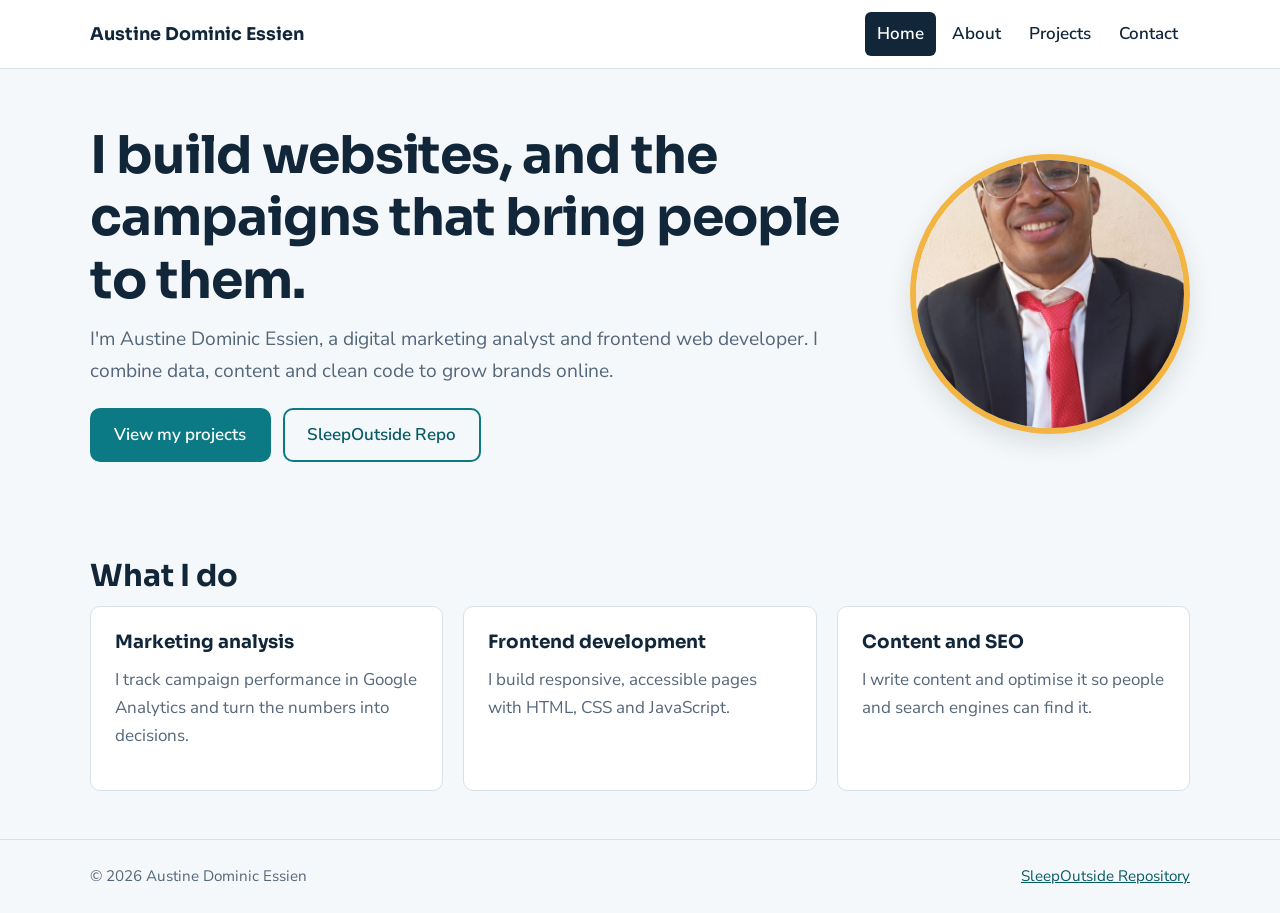
<file: index.html>
<!DOCTYPE html>
<html lang="en">

<head>
    <meta charset="UTF-8">
    <meta name="viewport" content="width=device-width, initial-scale=1.0">
    <title>Austine Dominic Essien | Digital Marketer &amp; Frontend Developer</title>
    <meta name="description"
        content="Portfolio of Austine Dominic Essien, a digital marketing analyst and frontend web developer.">
    <link rel="preconnect" href="https://fonts.googleapis.com">
    <link rel="preconnect" href="https://fonts.gstatic.com" crossorigin>
    <link href="https://fonts.googleapis.com/css2?family=Nunito+Sans:wght@400;600&family=Sora:wght@600;700&display=swap"
        rel="stylesheet">
    <link rel="stylesheet" href="portfolio.css">
    <script src="portfolio.js" defer></script>
</head>

<body>
    <a class="skip-link" href="#main">Skip to content</a>
    <header class="site-header">
        <div class="container bar">
            <a class="brand" href="index.html">Austine Dominic Essien</a>
            <button class="nav-toggle" type="button" aria-expanded="false" aria-controls="site-nav">Menu</button>
            <nav id="site-nav" aria-label="Main">
                <a href="index.html">Home</a>
                <a href="about.html">About</a>
                <a href="projects.html">Projects</a>
                <a href="contact.html">Contact</a>
            </nav>
        </div>
    </header>

    <main id="main">
        <section class="hero">
            <div class="container hero-grid">
                <div>
                    <h1>I build websites, and the campaigns that bring people to them.</h1>
                    <p class="lead">I'm Austine Dominic Essien, a digital marketing analyst and frontend web developer.
                        I combine data, content and clean code to grow brands online.</p>
                    <div class="actions">
                        <a class="btn" href="projects.html">View my projects</a>
                        <a class="btn btn-outline" href="https://github.com/kokess/wdd330-sleepoutside" target="_blank"
                            rel="noopener">SleepOutside Repo</a>
                    </div>
                </div>
                <img src="images/myphoto.jpeg" alt="Austine Dominic Essien" class="avatar">
            </div>
        </section>

        <section class="section">
            <div class="container">
                <h2>What I do</h2>
                <div class="grid grid-3">
                    <article class="card">
                        <h3>Marketing analysis</h3>
                        <p>I track campaign performance in Google Analytics and turn the numbers into decisions.</p>
                    </article>
                    <article class="card">
                        <h3>Frontend development</h3>
                        <p>I build responsive, accessible pages with HTML, CSS and JavaScript.</p>
                    </article>
                    <article class="card">
                        <h3>Content and SEO</h3>
                        <p>I write content and optimise it so people and search engines can find it.</p>
                    </article>
                </div>
            </div>
        </section>
    </main>

    <footer class="site-footer">
        <div class="container">
            <p>&copy; <span id="year">2026</span> Austine Dominic Essien</p>
            <p><a href="https://github.com/kokess/wdd330-sleepoutside" target="_blank" rel="noopener">SleepOutside
                    Repository</a></p>
        </div>
    </footer>
</body>

</html>
</file>
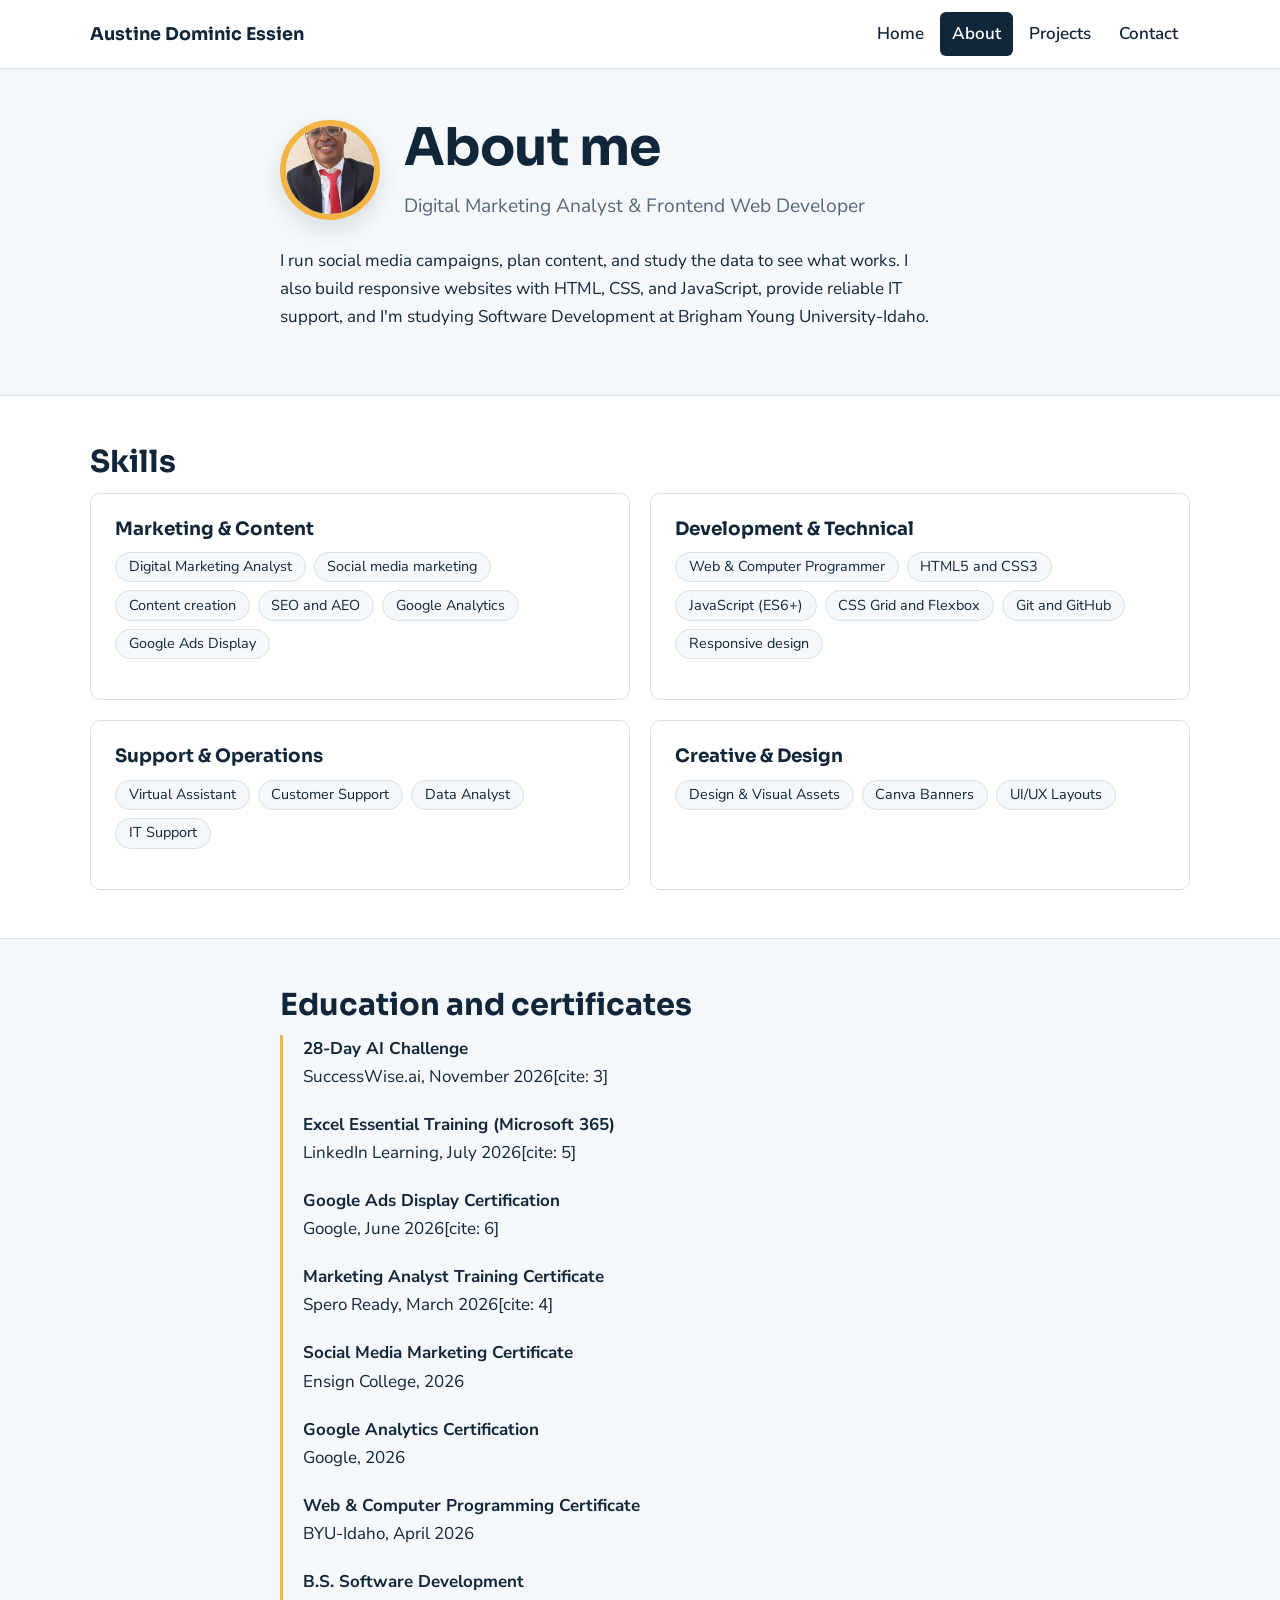
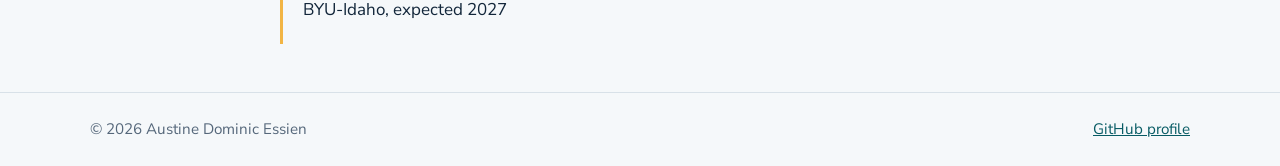
<file: about.html>
<!DOCTYPE html>
<html lang="en">

<head>
    <meta charset="UTF-8">
    <meta name="viewport" content="width=device-width, initial-scale=1.0">
    <title>About | Austine Dominic Essien</title>
    <meta name="description" content="About Austine Dominic Essien: skills, education and certifications.">
    <link rel="preconnect" href="https://fonts.googleapis.com">
    <link rel="preconnect" href="https://fonts.gstatic.com" crossorigin>
    <link href="https://fonts.googleapis.com/css2?family=Nunito+Sans:wght@400;600&family=Sora:wght@600;700&display=swap"
        rel="stylesheet">
    <link rel="stylesheet" href="portfolio.css">
    <script src="portfolio.js" defer></script>
</head>

<body>
    <a class="skip-link" href="#main">Skip to content</a>
    <header class="site-header">
        <div class="container bar">
            <a class="brand" href="index.html">Austine Dominic Essien</a>
            <button class="nav-toggle" type="button" aria-expanded="false" aria-controls="site-nav">Menu</button>
            <nav id="site-nav" aria-label="Main">
                <a href="index.html">Home</a>
                <a href="about.html">About</a>
                <a href="projects.html">Projects</a>
                <a href="contact.html">Contact</a>
            </nav>
        </div>
    </header>

    <main id="main">
        <section class="section">
            <div class="container narrow">
                <div style="display: flex; align-items: center; gap: 1.5rem; margin-bottom: 1.5rem;">
                    <img src="images/myphoto.jpeg" alt="Austine Dominic Essien" class="avatar"
                        style="width: 100px; height: 100px; object-fit: cover; border-radius: 50%;">
                    <div>
                        <h1>About me</h1>
                        <p class="lead" style="margin: 0;">Digital Marketing Analyst & Frontend Web Developer</p>
                    </div>
                </div>
                <p>I run social media campaigns, plan content, and study the data to see what works. I also build
                    responsive websites with HTML, CSS, and JavaScript, provide reliable IT support, and I'm studying
                    Software Development at Brigham Young University-Idaho.</p>
            </div>
        </section>

        <section class="section alt">
            <div class="container">
                <h2>Skills</h2>
                <div class="grid grid-2">
                    <div class="card">
                        <h3>Marketing & Content</h3>
                        <ul class="tags">
                            <li>Digital Marketing Analyst</li>
                            <li>Social media marketing</li>
                            <li>Content creation</li>
                            <li>SEO and AEO</li>
                            <li>Google Analytics</li>
                            <li>Google Ads Display</li>
                        </ul>
                    </div>
                    <div class="card">
                        <h3>Development & Technical</h3>
                        <ul class="tags">
                            <li>Web & Computer Programmer</li>
                            <li>HTML5 and CSS3</li>
                            <li>JavaScript (ES6+)</li>
                            <li>CSS Grid and Flexbox</li>
                            <li>Git and GitHub</li>
                            <li>Responsive design</li>
                        </ul>
                    </div>
                    <div class="card">
                        <h3>Support & Operations</h3>
                        <ul class="tags">
                            <li>Virtual Assistant</li>
                            <li>Customer Support</li>
                            <li>Data Analyst</li>
                            <li>IT Support</li>
                        </ul>
                    </div>
                    <div class="card">
                        <h3>Creative & Design</h3>
                        <ul class="tags">
                            <li>Design & Visual Assets</li>
                            <li>Canva Banners</li>
                            <li>UI/UX Layouts</li>
                        </ul>
                    </div>
                </div>
            </div>
        </section>

        <section class="section">
            <div class="container narrow">
                <h2>Education and certificates</h2>
                <ul class="timeline">
                    <li><strong>28-Day AI Challenge</strong> SuccessWise.ai, November 2026[cite: 3]</li>
                    <li><strong>Excel Essential Training (Microsoft 365)</strong> LinkedIn Learning, July 2026[cite: 5]
                    </li>
                    <li><strong>Google Ads Display Certification</strong> Google, June 2026[cite: 6]</li>
                    <li><strong>Marketing Analyst Training Certificate</strong> Spero Ready, March 2026[cite: 4]</li>
                    <li><strong>Social Media Marketing Certificate</strong> Ensign College, 2026</li>
                    <li><strong>Google Analytics Certification</strong> Google, 2026</li>
                    <li><strong>Web &amp; Computer Programming Certificate</strong> BYU-Idaho, April 2026</li>
                    <li><strong>B.S. Software Development</strong> BYU-Idaho, expected 2027</li>
                </ul>
            </div>
        </section>
    </main>

    <footer class="site-footer">
        <div class="container">
            <p>&copy; <span id="year">2026</span> Austine Dominic Essien</p>
            <p><a href="https://github.com/kokess" target="_blank" rel="noopener">GitHub profile</a></p>
        </div>
    </footer>
</body>

</html>
</file>
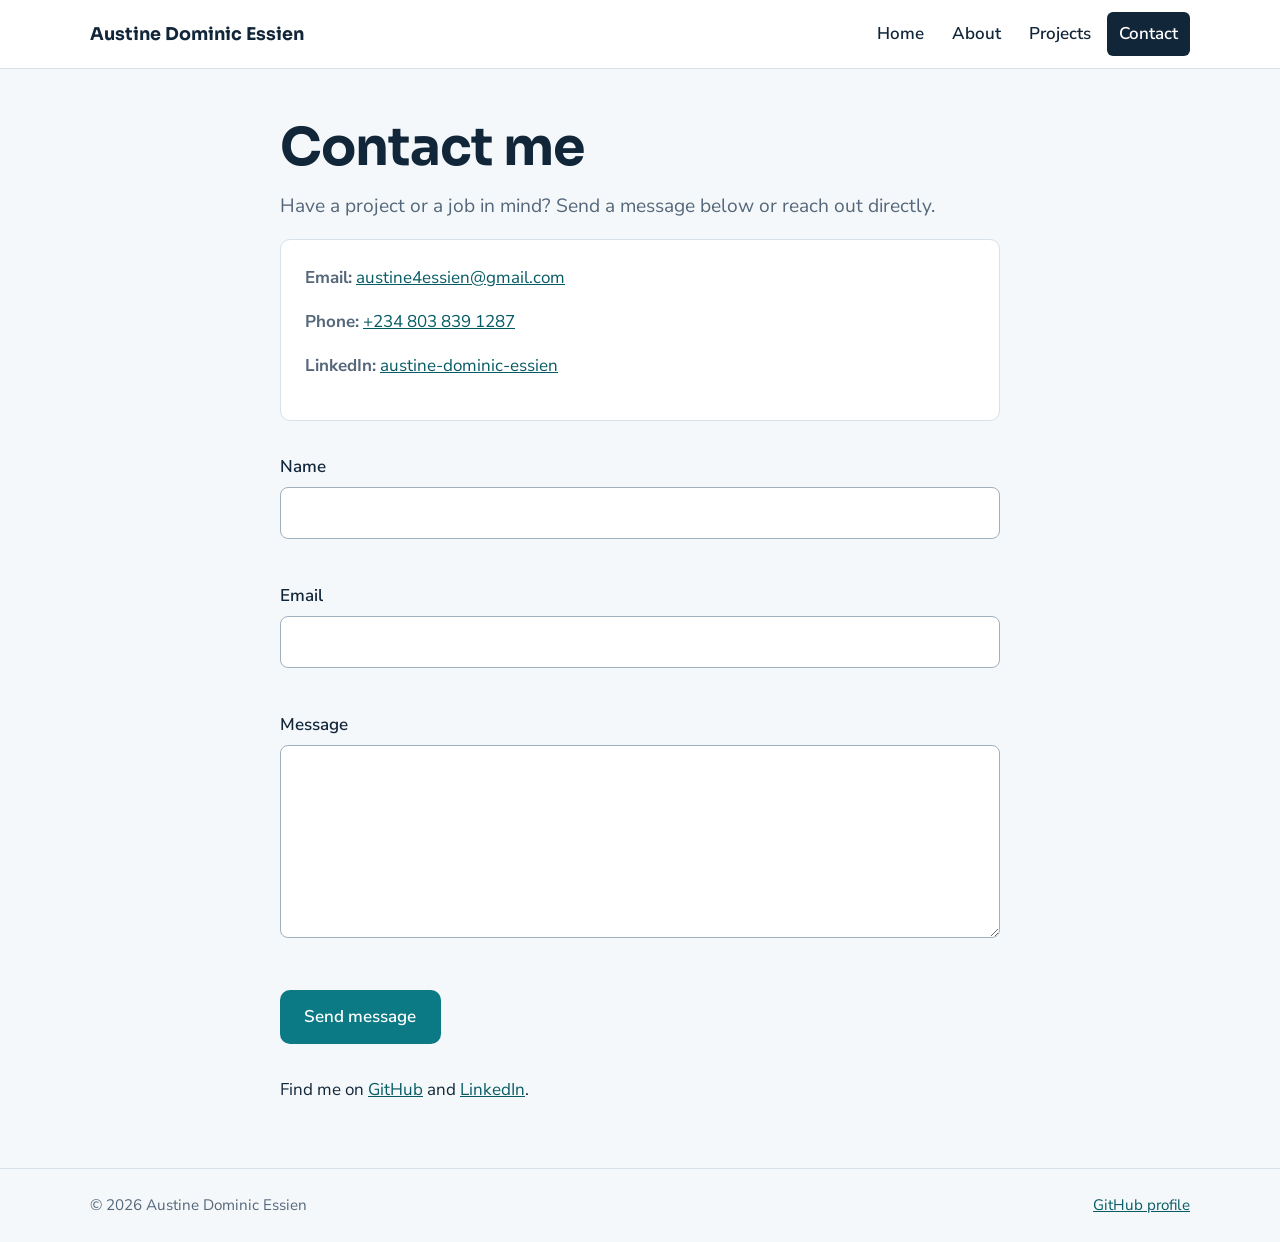
<file: contact.html>
<!DOCTYPE html>
<html lang="en">

<head>
    <meta charset="UTF-8">
    <meta name="viewport" content="width=device-width, initial-scale=1.0">
    <title>Contact | Austine Dominic Essien</title>
    <meta name="description" content="Contact Austine Dominic Essien.">
    <link rel="preconnect" href="https://fonts.googleapis.com">
    <link rel="preconnect" href="https://fonts.gstatic.com" crossorigin>
    <link href="https://fonts.googleapis.com/css2?family=Nunito+Sans:wght@400;600&family=Sora:wght@600;700&display=swap"
        rel="stylesheet">
    <link rel="stylesheet" href="portfolio.css">
    <script src="portfolio.js" defer></script>
</head>

<body>
    <a class="skip-link" href="#main">Skip to content</a>
    <header class="site-header">
        <div class="container bar">
            <a class="brand" href="index.html">Austine Dominic Essien</a>
            <button class="nav-toggle" type="button" aria-expanded="false" aria-controls="site-nav">Menu</button>
            <nav id="site-nav" aria-label="Main">
                <a href="index.html">Home</a>
                <a href="about.html">About</a>
                <a href="projects.html">Projects</a>
                <a href="contact.html">Contact</a>
            </nav>
        </div>
    </header>

    <main id="main">
        <section class="section">
            <div class="container narrow">
                <h1>Contact me</h1>
                <p class="lead">Have a project or a job in mind? Send a message below or reach out directly.</p>

                <!-- Direct Contact Details -->
                <div class="contact-details card" style="margin-bottom: 2rem;">
                    <p><strong>Email:</strong> <a href="mailto:austine4essien@gmail.com">austine4essien@gmail.com</a>
                    </p>
                    <p><strong>Phone:</strong> <a href="tel:+2348038391287">+234 803 839 1287</a></p>
                    <p><strong>LinkedIn:</strong> <a href="https://www.linkedin.com/in/austine-dominic-essien-2846bb404"
                            target="_blank" rel="noopener">austine-dominic-essien</a></p>
                </div>

                <form id="contact-form" novalidate>
                    <div class="field">
                        <label for="name">Name</label>
                        <input type="text" id="name" name="name" autocomplete="name" required
                            aria-describedby="name-error">
                        <p class="error" id="name-error" role="alert"></p>
                    </div>
                    <div class="field">
                        <label for="email">Email</label>
                        <input type="email" id="email" name="email" autocomplete="email" required
                            aria-describedby="email-error">
                        <p class="error" id="email-error" role="alert"></p>
                    </div>
                    <div class="field">
                        <label for="message">Message</label>
                        <textarea id="message" name="message" rows="6" required
                            aria-describedby="message-error"></textarea>
                        <p class="error" id="message-error" role="alert"></p>
                    </div>
                    <button class="btn" type="submit">Send message</button>
                    <p id="form-status" role="status"></p>
                </form>

                <p class="find-me" style="margin-top: 2rem;">
                    Find me on <a href="https://github.com/kokess" target="_blank" rel="noopener">GitHub</a> and
                    <a href="https://www.linkedin.com/in/austine-dominic-essien-2846bb404" target="_blank"
                        rel="noopener">LinkedIn</a>.
                </p>
            </div>
        </section>
    </main>

    <footer class="site-footer">
        <div class="container">
            <p>&copy; <span id="year">2026</span> Austine Dominic Essien</p>
            <p><a href="https://github.com/kokess" target="_blank" rel="noopener">GitHub profile</a></p>
        </div>
    </footer>
</body>

</html>
</file>
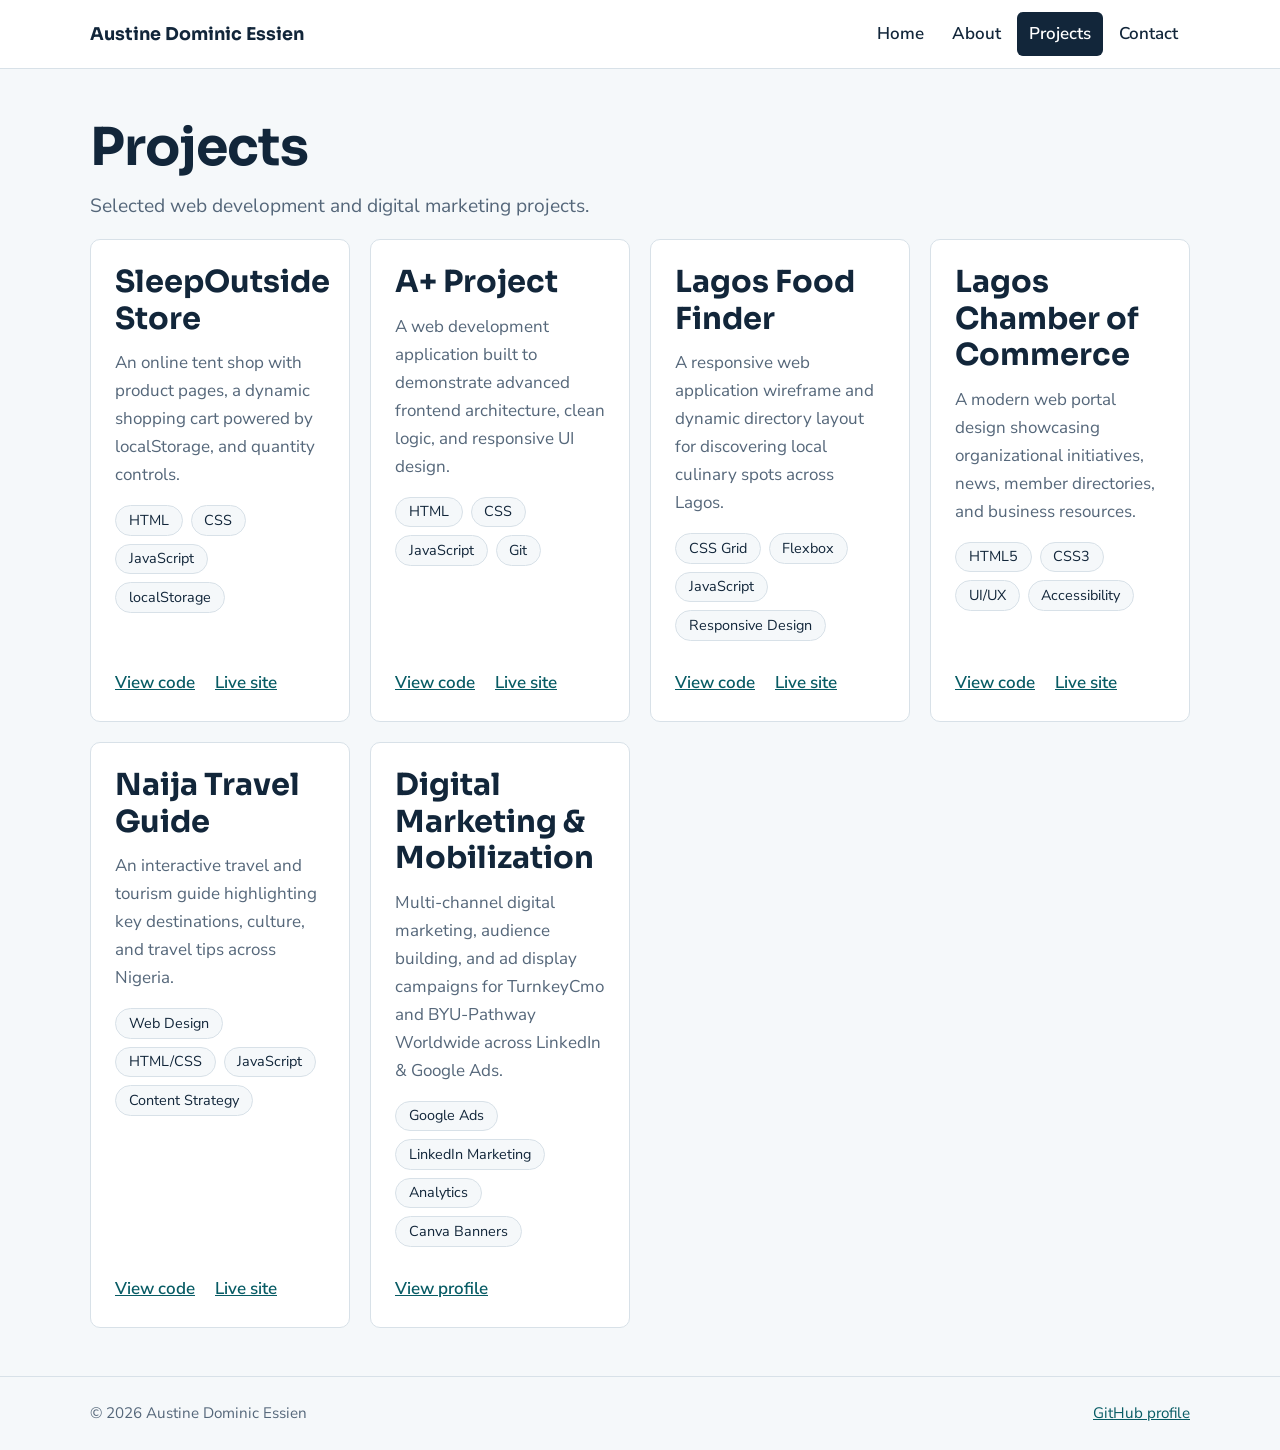
<file: projects.html>
<!DOCTYPE html>
<html lang="en">

<head>
    <meta charset="UTF-8">
    <meta name="viewport" content="width=device-width, initial-scale=1.0">
    <title>Projects | Austine Dominic Essien</title>
    <meta name="description" content="Selected web development and marketing projects by Austine Dominic Essien.">
    <link rel="preconnect" href="https://fonts.googleapis.com">
    <link rel="preconnect" href="https://fonts.gstatic.com" crossorigin>
    <link href="https://fonts.googleapis.com/css2?family=Nunito+Sans:wght@400;600&family=Sora:wght@600;700&display=swap"
        rel="stylesheet">
    <link rel="stylesheet" href="portfolio.css">
    <script src="portfolio.js" defer></script>
</head>

<body>
    <a class="skip-link" href="#main">Skip to content</a>
    <header class="site-header">
        <div class="container bar">
            <a class="brand" href="index.html">Austine Dominic Essien</a>
            <button class="nav-toggle" type="button" aria-expanded="false" aria-controls="site-nav">Menu</button>
            <nav id="site-nav" aria-label="Main">
                <a href="index.html">Home</a>
                <a href="about.html">About</a>
                <a href="projects.html">Projects</a>
                <a href="contact.html">Contact</a>
            </nav>
        </div>
    </header>

    <main id="main">
        <section class="section">
            <div class="container">
                <h1>Projects</h1>
                <p class="lead">Selected web development and digital marketing projects.</p>
                <div class="grid grid-3">

                    <!-- Project 1: SleepOutside -->
                    <article class="card project">
                        <h2>SleepOutside Store</h2>
                        <p>An online tent shop with product pages, a dynamic shopping cart powered by localStorage, and
                            quantity controls.</p>
                        <ul class="tags">
                            <li>HTML</li>
                            <li>CSS</li>
                            <li>JavaScript</li>
                            <li>localStorage</li>
                        </ul>
                        <div class="actions">
                            <a href="https://github.com/kokess/wdd330-sleepoutside.git" target="_blank"
                                rel="noopener">View code</a>
                            <a href="https://shimmering-moxie-352266.netlify.app" target="_blank" rel="noopener">Live
                                site</a>
                        </div>
                    </article>

                    <!-- Project 2: A+ Project -->
                    <article class="card project">
                        <h2>A+ Project</h2>
                        <p>A web development application built to demonstrate advanced frontend architecture, clean
                            logic, and responsive UI design.</p>
                        <ul class="tags">
                            <li>HTML</li>
                            <li>CSS</li>
                            <li>JavaScript</li>
                            <li>Git</li>
                        </ul>
                        <div class="actions">
                            <a href="https://github.com/kokess/a-plus" target="_blank" rel="noopener">View code</a>
                            <a href="https://kokess.github.io/a-plus/" target="_blank" rel="noopener">Live site</a>
                        </div>
                    </article>

                    <!-- Project 3: Lagos Food Finder -->
                    <article class="card project">
                        <h2>Lagos Food Finder</h2>
                        <p>A responsive web application wireframe and dynamic directory layout for discovering local
                            culinary spots across Lagos.</p>
                        <ul class="tags">
                            <li>CSS Grid</li>
                            <li>Flexbox</li>
                            <li>JavaScript</li>
                            <li>Responsive Design</li>
                        </ul>
                        <div class="actions">
                            <a href="https://github.com/kokess/wdd231/tree/main/lagosfoods" target="_blank"
                                rel="noopener">View code</a>
                            <a href="https://kokess.github.io/wdd231/lagosfoods/" target="_blank" rel="noopener">Live
                                site</a>
                        </div>
                    </article>

                    <!-- Project 4: Lagos Chamber of Commerce -->
                    <article class="card project">
                        <h2>Lagos Chamber of Commerce</h2>
                        <p>A modern web portal design showcasing organizational initiatives, news, member directories,
                            and business resources.</p>
                        <ul class="tags">
                            <li>HTML5</li>
                            <li>CSS3</li>
                            <li>UI/UX</li>
                            <li>Accessibility</li>
                        </ul>
                        <div class="actions">
                            <a href="https://github.com/kokess/wdd231/tree/main/chamber" target="_blank"
                                rel="noopener">View code</a>
                            <a href="https://kokess.github.io/wdd231/chamber/" target="_blank" rel="noopener">Live
                                site</a>
                        </div>
                    </article>

                    <!-- Project 5: Naija Travel Guide -->
                    <article class="card project">
                        <h2>Naija Travel Guide</h2>
                        <p>An interactive travel and tourism guide highlighting key destinations, culture, and travel
                            tips across Nigeria.</p>
                        <ul class="tags">
                            <li>Web Design</li>
                            <li>HTML/CSS</li>
                            <li>JavaScript</li>
                            <li>Content Strategy</li>
                        </ul>
                        <div class="actions">
                            <a href="https://github.com/kokess/wdd131/tree/main/naija-travel-guide" target="_blank"
                                rel="noopener">View code</a>
                            <a href="https://kokess.github.io/wdd131/naija-travel-guide/" target="_blank"
                                rel="noopener">Live site</a>
                        </div>
                    </article>

                    <!-- Project 6: Digital Marketing Campaigns -->
                    <article class="card project">
                        <h2>Digital Marketing & Mobilization</h2>
                        <p>Multi-channel digital marketing, audience building, and ad display campaigns for TurnkeyCmo
                            and BYU-Pathway Worldwide across LinkedIn & Google Ads.</p>
                        <ul class="tags">
                            <li>Google Ads</li>
                            <li>LinkedIn Marketing</li>
                            <li>Analytics</li>
                            <li>Canva Banners</li>
                        </ul>
                        <div class="actions">
                            <a href="https://github.com/kokess" target="_blank" rel="noopener">View profile</a>
                        </div>
                    </article>

                </div>
            </div>
        </section>
    </main>

    <footer class="site-footer">
        <div class="container">
            <p>&copy; <span id="year">2026</span> Austine Dominic Essien</p>
            <p><a href="https://github.com/kokess" target="_blank" rel="noopener">GitHub profile</a></p>
        </div>
    </footer>
</body>

</html>
</file>
<file: portfolio.css>
/* ---------- Design tokens ---------- */
:root {
    --bg: #f5f8fa;
    --surface: #ffffff;
    --ink: #12263a;
    --muted: #55677a;
    --line: #d8e1e8;
    --accent: #0b7a85;
    --accent-dark: #075b64;
    --highlight: #f2b544;
    --radius: 10px;
    --font-head: "Sora", system-ui, sans-serif;
    --font-body: "Nunito Sans", system-ui, sans-serif;
}

/* ---------- Base ---------- */
*,
*::before,
*::after {
    box-sizing: border-box;
}

body {
    margin: 0;
    background: var(--bg);
    color: var(--ink);
    font-family: var(--font-body);
    font-size: 1.0625rem;
    line-height: 1.65;
}

h1,
h2,
h3 {
    font-family: var(--font-head);
    line-height: 1.2;
    margin: 0 0 0.75rem;
}

h1 {
    font-size: clamp(2rem, 5vw, 3.25rem);
    letter-spacing: -0.02em;
}

h2 {
    font-size: clamp(1.4rem, 3vw, 1.9rem);
}

h3 {
    font-size: 1.15rem;
}

p {
    margin: 0 0 1rem;
    max-width: 65ch;
}

a {
    color: var(--accent-dark);
}

a:hover {
    color: var(--accent);
}

:focus-visible {
    outline: 3px solid var(--highlight);
    outline-offset: 2px;
}

.container {
    width: min(1100px, 92%);
    margin-inline: auto;
}

.narrow {
    width: min(720px, 92%);
}

.skip-link {
    position: absolute;
    left: -999px;
    top: 0;
    background: var(--ink);
    color: #fff;
    padding: 0.5rem 1rem;
}

.skip-link:focus {
    left: 0;
    z-index: 20;
}

/* ---------- Header and navigation ---------- */
.site-header {
    position: sticky;
    top: 0;
    z-index: 10;
    background: var(--surface);
    border-bottom: 1px solid var(--line);
}

.bar {
    display: flex;
    align-items: center;
    justify-content: space-between;
    flex-wrap: wrap;
    gap: 0.5rem;
    padding: 0.75rem 0;
}

.brand {
    font-family: var(--font-head);
    font-weight: 700;
    color: var(--ink);
    text-decoration: none;
    font-size: 1.1rem;
}

#site-nav {
    display: none;
    width: 100%;
    flex-direction: column;
    gap: 0.25rem;
}

#site-nav.open {
    display: flex;
}

#site-nav a {
    padding: 0.5rem 0.75rem;
    border-radius: 6px;
    color: var(--ink);
    text-decoration: none;
    font-weight: 600;
}

#site-nav a:hover {
    background: var(--bg);
}

#site-nav a[aria-current="page"] {
    background: var(--ink);
    color: #fff;
}

.nav-toggle {
    font: inherit;
    font-weight: 600;
    cursor: pointer;
    background: transparent;
    color: var(--ink);
    border: 1px solid var(--line);
    border-radius: 6px;
    padding: 0.4rem 0.9rem;
}

/* ---------- Sections ---------- */
.section {
    padding: 3rem 0;
}

.section.alt {
    background: var(--surface);
    border-block: 1px solid var(--line);
}

.lead {
    font-size: 1.2rem;
    color: var(--muted);
}

/* ---------- Hero ---------- */
.hero {
    padding: 3.5rem 0 3rem;
}

.hero-grid {
    display: grid;
    gap: 2.5rem;
    align-items: center;
}

/* ---------- Profile Image / Avatar Styling (Larger Size) ---------- */
.avatar {
    width: 220px;
    height: 220px;
    border-radius: 50%;
    object-fit: cover;
    display: block;
    border: 6px solid var(--highlight);
    box-shadow: 0 10px 25px rgba(18, 38, 58, 0.12);
    justify-self: center;
}

/* ---------- Buttons ---------- */
.actions {
    display: flex;
    flex-wrap: wrap;
    gap: 0.75rem;
    margin-top: 1.25rem;
}

.btn {
    display: inline-block;
    font: inherit;
    font-weight: 600;
    cursor: pointer;
    padding: 0.7rem 1.4rem;
    border-radius: var(--radius);
    background: var(--accent);
    color: #fff;
    border: 2px solid var(--accent);
    text-decoration: none;
}

.btn:hover {
    background: var(--accent-dark);
    border-color: var(--accent-dark);
    color: #fff;
}

.btn-outline {
    background: transparent;
    color: var(--accent-dark);
}

/* ---------- Responsive grids (CSS Grid) ---------- */
.grid {
    display: grid;
    gap: 1.25rem;
    grid-template-columns: 1fr;
}

.card {
    background: var(--surface);
    border: 1px solid var(--line);
    border-radius: var(--radius);
    padding: 1.5rem;
}

.card p {
    color: var(--muted);
}

.project {
    display: flex;
    flex-direction: column;
}

.project .actions {
    margin-top: auto;
    padding-top: 0.75rem;
    gap: 1.25rem;
}

.project .actions a {
    font-weight: 600;
}

.tags {
    list-style: none;
    padding: 0;
    margin: 0 0 1rem;
    display: flex;
    flex-wrap: wrap;
    gap: 0.5rem;
}

.tags li {
    background: var(--bg);
    border: 1px solid var(--line);
    border-radius: 999px;
    padding: 0.15rem 0.8rem;
    font-size: 0.9rem;
}

.timeline {
    list-style: none;
    padding: 0;
    margin: 0;
    border-left: 3px solid var(--highlight);
}

.timeline li {
    padding: 0 0 1.25rem 1.25rem;
}

.timeline strong {
    display: block;
}

/* ---------- Contact form ---------- */
.field {
    margin-bottom: 1.25rem;
}

label {
    display: block;
    font-weight: 600;
    margin-bottom: 0.35rem;
}

input,
textarea {
    width: 100%;
    font: inherit;
    color: var(--ink);
    padding: 0.7rem 0.85rem;
    background: var(--surface);
    border: 1px solid #9fb0bf;
    border-radius: 8px;
}

input[aria-invalid="true"],
textarea[aria-invalid="true"] {
    border-color: #b3261e;
}

.error {
    color: #b3261e;
    font-size: 0.95rem;
    margin: 0.3rem 0 0;
    min-height: 1.2em;
}

#form-status {
    margin-top: 1rem;
    font-weight: 600;
    color: var(--accent-dark);
}

.find-me {
    margin-top: 2rem;
}

/* ---------- Footer ---------- */
.site-footer {
    border-top: 1px solid var(--line);
    padding: 1.5rem 0;
    color: var(--muted);
    font-size: 0.95rem;
}

.site-footer .container {
    display: flex;
    flex-wrap: wrap;
    justify-content: space-between;
    gap: 0.5rem;
}

.site-footer p {
    margin: 0;
}

/* ---------- Tablet and up ---------- */
@media (min-width: 700px) {
    .nav-toggle {
        display: none;
    }

    #site-nav,
    #site-nav.open {
        display: flex;
        flex-direction: row;
        width: auto;
    }

    .grid-2 {
        grid-template-columns: repeat(2, 1fr);
    }

    .grid-3 {
        grid-template-columns: repeat(auto-fit, minmax(260px, 1fr));
    }

    .hero-grid {
        grid-template-columns: 1fr 300px;
    }

    .avatar {
        width: 280px;
        height: 280px;
        justify-self: end;
    }
}
</file>
